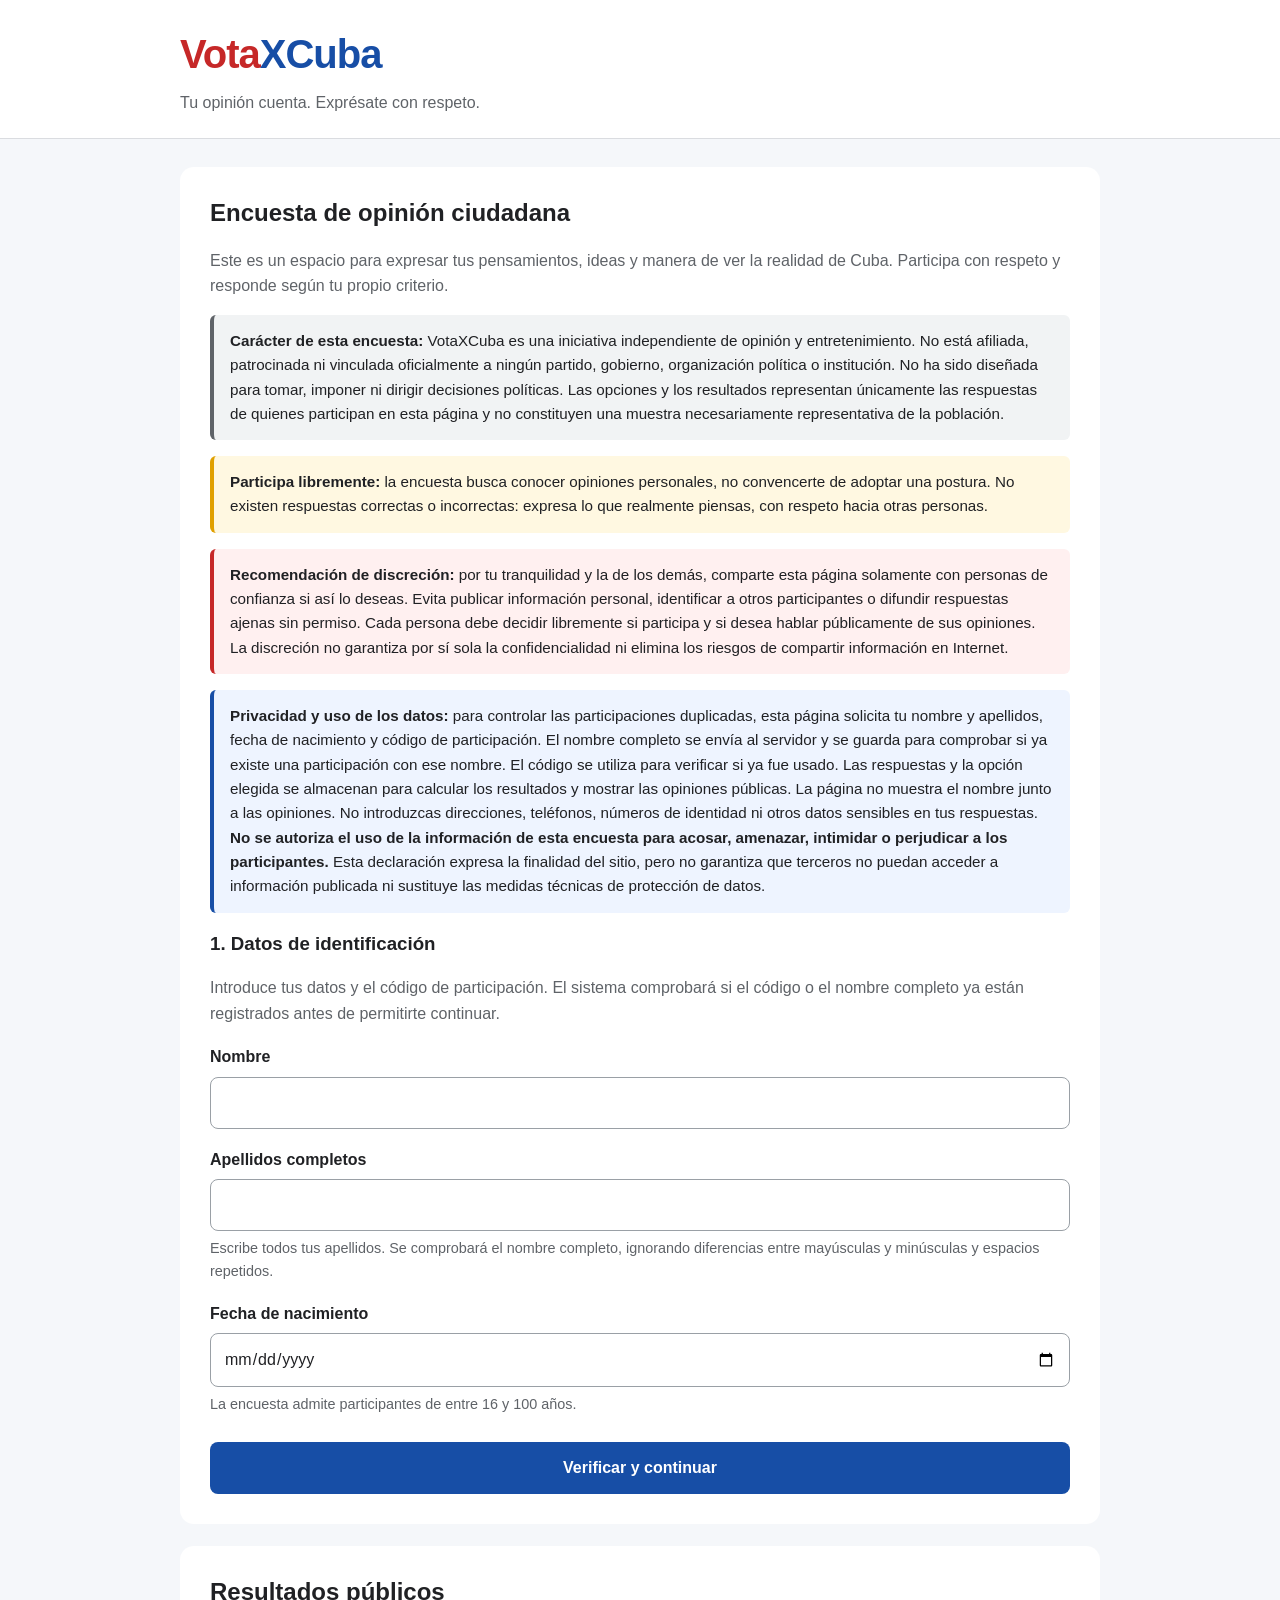
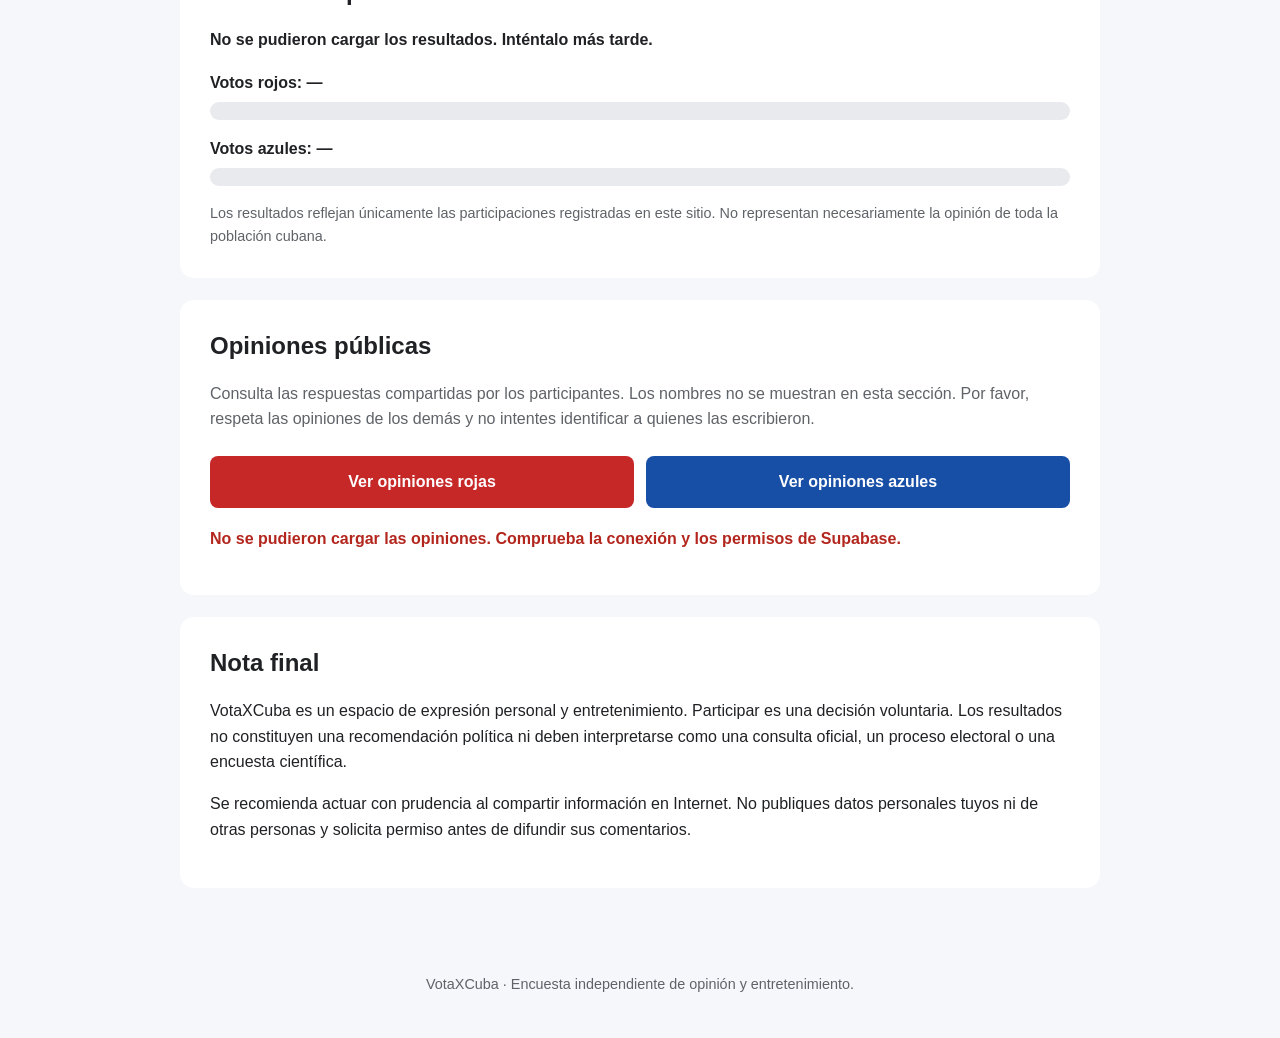
<file: index.html>
<!DOCTYPE html>
<html lang="es">
<head>
  <meta charset="UTF-8">
  <meta name="viewport" content="width=device-width, initial-scale=1.0">
  <meta name="theme-color" content="#ffffff">
  <meta name="description" content="VotaXCuba: encuesta independiente de opinión y entretenimiento sobre el presente y el futuro de Cuba.">
  <title>VotaXCuba | Encuesta de opinión</title>

  <style>
    :root {
      --red: #c62828;
      --blue: #174ea6;
      --ink: #202124;
      --muted: #5f6368;
      --border: #dadce0;
      --surface: #ffffff;
      --background: #f5f7fa;
      --success: #137333;
      --error: #b3261e;
    }

    * {
      box-sizing: border-box;
    }

    [hidden] {
      display: none !important;
    }

    body {
      margin: 0;
      background: var(--background);
      color: var(--ink);
      font-family: Arial, Helvetica, sans-serif;
      line-height: 1.6;
    }

    header {
      background: var(--surface);
      border-bottom: 1px solid var(--border);
      padding: 22px 16px;
    }

    .header-inner,
    main,
    footer {
      width: min(920px, calc(100% - 32px));
      margin: 0 auto;
    }

    .brand {
      margin: 0;
      font-size: clamp(1.8rem, 5vw, 2.5rem);
      font-weight: 800;
      letter-spacing: -1px;
    }

    .brand span:first-child {
      color: var(--red);
    }

    .brand span:last-child {
      color: var(--blue);
    }

    .tagline {
      margin: 4px 0 0;
      color: var(--muted);
    }

    main {
      padding: 28px 0 48px;
    }

    section,
    .panel {
      background: var(--surface);
divvrticipaciónrticipación    border: 1px solid var(--border);
      border-radius: 14px;
      padding: clamp(18px, 4vw, 30px);
      margin-bottom: 22px;
    }

    h2 {
      margin-top: 0;
      line-height: 1.3;
    }

    h3 {
      line-height: 1.35;
    }

    .intro {
      color: var(--muted);
    }

    .notice,
    .privacy-notice,
    .independence-notice,
    .discretion-notice {
      padding: 14px 16px;
      border-radius: 6px;
      font-size: 0.95rem;
      margin: 16px 0;
    }

    .notice {
      background: #fff8e1;
      border-left: 4px solid #e0a000;
    }

    .privacy-notice {
      background: #eef4ff;
      border-left: 4px solid var(--blue);
    }

    .independence-notice {
      background: #f1f3f4;
      border-left: 4px solid #5f6368;
    }

    .discretion-notice {
      background: #fff0f0;
      border-left: 4px solid var(--red);
    }

    .field {
      margin: 18px 0;
    }

    label,
    .field-label {
      display: block;
      font-weight: 700;
      margin-bottom: 7px;
    }

    input[type="text"],
    input[type="date"],
    textarea {
      display: block;
      width: 100%;
      padding: 12px 13px;
      border: 1px solid #9aa0a6;
      border-radius: 8px;
      font: inherit;
      color: var(--ink);
      background: #fff;
    }

    input:focus,
    textarea:focus,
    button:focus-visible {
      outline: 3px solid #8ab4f8;
      outline-offset: 2px;
    }

    .code-row {
      display: grid;
      grid-template-columns: 1fr 1fr;
      gap: 12px;
    }

    .code-prefix {
      display: block;
      padding: 12px;
      border: 1px solid var(--border);
      border-radius: 8px;
      background: #f1f3f4;
      font-weight: 700;
      letter-spacing: 2px;
      text-align: center;
      min-height: 48px;
    }

    .help-text {
      margin: 6px 0 0;
      color: var(--muted);
      font-size: 0.9rem;
    }

    .error-message {
      margin: 14px 0;
      color: var(--error);
      font-weight: 700;
      overflow-wrap: anywhere;
    }

    .success-message {
      margin: 14px 0;
      color: var(--success);
      font-weight: 700;
    }

    .button {
      display: inline-block;
      width: 100%;
      padding: 13px 18px;
      border: 0;
      border-radius: 8px;
      background: var(--blue);
      color: #fff;
      font: inherit;
      font-weight: 700;
      cursor: pointer;
      margin-top: 8px;
    }

    .button:hover {
      filter: brightness(0.93);
    }

    .button:disabled {
      cursor: wait;
      opacity: 0.65;
    }

    .button-secondary {
      background: #5f6368;
    }

    .button-red {
      background: var(--red);
    }

    .position-options {
      display: grid;
      grid-template-columns: 1fr 1fr;
      gap: 12px;
      margin: 18px 0;
    }

    .position-option {
      display: flex;
      align-items: flex-start;
      gap: 10px;
      padding: 14px;
      border: 2px solid var(--border);
      border-radius: 9px;
      cursor: pointer;
      margin: 0;
    }

    .position-option.red {
      border-color: #e7a3a3;
    }

    .position-option.blue {
      border-color: #9bb8ec;
    }

    .position-option input {
      width: 18px;
      height: 18px;
      margin-top: 5px;
      flex-shrink: 0;
    }

    .position-option small {
      display: block;
      margin-top: 6px;
      font-weight: 400;
      line-height: 1.5;
    }

    fieldset {
      border: 0;
      padding: 0;
      margin: 0;
      min-width: 0;
    }

    .question {
      margin: 22px 0;
      padding-bottom: 18px;
      border-bottom: 1px solid #e8eaed;
    }

    .question label {
      margin-bottom: 10px;
    }

    textarea {
      min-height: 100px;
      resize: vertical;
    }

    .button-row {
      display: grid;
      grid-template-columns: 1fr 1fr;
      gap: 12px;
      margin-top: 20px;
    }

    .results-summary {
      font-weight: 700;
      margin-bottom: 18px;
    }

    .result-item {
      margin: 16px 0;
    }

    .result-label {
      display: flex;
      justify-content: space-between;
      gap: 12px;
      margin-bottom: 6px;
      font-weight: 700;
    }

    .bar-track {
      width: 100%;
      height: 18px;
      background: #e8eaed;
      border-radius: 20px;
      overflow: hidden;
    }

    .bar {
      height: 100%;
      width: 0;
      transition: width 0.3s ease;
    }

    #red-bar {
      background: var(--red);
    }

    #blue-bar {
      background: var(--blue);
    }

    .opinion-buttons {
      display: grid;
      grid-template-columns: 1fr 1fr;
      gap: 12px;
      margin-bottom: 18px;
    }

    .opinion-card {
      border: 1px solid var(--border);
      border-radius: 9px;
      padding: 16px;
      margin: 14px 0;
      overflow-wrap: anywhere;
    }

    .opinion-card p {
      white-space: pre-wrap;
      margin-bottom: 0;
    }

    footer {
      padding: 0 0 28px;
      color: var(--muted);
      text-align: center;
      font-size: 0.9rem;
    }

    @media (max-width: 560px) {
      .code-row,
      .position-options,
      .button-row,
      .opinion-buttons {
        grid-template-columns: 1fr;
      }

      section,
      .panel {
        border-radius: 10px;
      }
    }
  </style>

  <script src="script.js" defer></script>
</head>

<body>
  <header>
    <div class="header-inner">
      <h1 class="brand"><span>Vota</span><span>XCuba</span></h1>
      <p class="tagline">Tu opinión cuenta. Exprésate con respeto.</p>
    </div>
  </header>

  <main>
    <section id="home-section">
      <h2>Encuesta de opinión ciudadana</h2>

      <p class="intro">
        Este es un espacio para expresar tus pensamientos, ideas y manera
        de ver la realidad de Cuba. Participa con respeto y responde según
        tu propio criterio.
      </p>

      <div class="independence-notice">
        <strong>Carácter de esta encuesta:</strong>
        VotaXCuba es una iniciativa independiente de opinión y entretenimiento.
        No está afiliada, patrocinada ni vinculada oficialmente a ningún
        partido, gobierno, organización política o institución. No ha sido
        diseñada para tomar, imponer ni dirigir decisiones políticas.
        Las opciones y los resultados representan únicamente las respuestas
        de quienes participan en esta página y no constituyen una muestra
        necesariamente representativa de la población.
      </div>

      <div class="notice">
        <strong>Participa libremente:</strong>
        la encuesta busca conocer opiniones personales, no convencerte de
        adoptar una postura. No existen respuestas correctas o incorrectas:
        expresa lo que realmente piensas, con respeto hacia otras personas.
      </div>

      <div class="discretion-notice">
        <strong>Recomendación de discreción:</strong>
        por tu tranquilidad y la de los demás, comparte esta página solamente
        con personas de confianza si así lo deseas. Evita publicar información
        personal, identificar a otros participantes o difundir respuestas
        ajenas sin permiso. Cada persona debe decidir libremente si participa
        y si desea hablar públicamente de sus opiniones. La discreción no
        garantiza por sí sola la confidencialidad ni elimina los riesgos de
        compartir información en Internet.
      </div>

      <div class="privacy-notice">
        <strong>Privacidad y uso de los datos:</strong>
        para controlar las participaciones duplicadas, esta página solicita
        tu nombre y apellidos, fecha de nacimiento y código de participación.
        El nombre completo se envía al servidor y se guarda para comprobar
        si ya existe una participación con ese nombre. El código se utiliza
        para verificar si ya fue usado. Las respuestas y la opción elegida
        se almacenan para calcular los resultados y mostrar las opiniones
        públicas. La página no muestra el nombre junto a las opiniones.
        No introduzcas direcciones, teléfonos, números de identidad ni otros
        datos sensibles en tus respuestas.
        <strong>
          No se autoriza el uso de la información de esta encuesta para
          acosar, amenazar, intimidar o perjudicar a los participantes.
        </strong>
        Esta declaración expresa la finalidad del sitio, pero no garantiza
        que terceros no puedan acceder a información publicada ni sustituye
        las medidas técnicas de protección de datos.
      </div>

      <h3>1. Datos de identificación</h3>
      <p class="intro">
        Introduce tus datos y el código de participación. El sistema
        comprobará si el código o el nombre completo ya están registrados
        antes de permitirte continuar.
      </p>

      <form id="identity-form">
        <div class="field">
          <label for="first-name">Nombre</label>
          <input
            id="first-name"
            name="first-name"
            type="text"
            autocomplete="given-name"
            maxlength="100"
            required
          >
        </div>

        <div class="field">
          <label for="last-name">Apellidos completos</label>
          <input
            id="last-name"
            name="last-name"
            type="text"
            autocomplete="family-name"
            maxlength="100"
            required
          >
          <p class="help-text">
            Escribe todos tus apellidos. Se comprobará el nombre completo,
            ignorando diferencias entre mayúsculas y minúsculas y espacios
            repetidos.
          </p>
        </div>

        <div class="field">
          <label for="birth-date">Fecha de nacimiento</label>
          <input
            id="birth-date"
            name="birth-date"
            type="date"
            autocomplete="bday"
            required
          >
          <p class="help-text">
            La encuesta admite participantes de entre 16 y 100 años.
          </p>
        </div>

        <div id="code-section" class="field" hidden>
          <label> Código de Carnet ID</label>

          <div class="code-row">
            <div>
              <span class="field-label">Primeros seis dígitos</span>
              <output id="code-prefix" class="code-prefix"></output>
              <p class="help-text">
                Se calculan a partir de la fecha de nacimiento.
              </p>
            </div>

            <div>
              <label for="code-suffix">Últimos cinco dígitos</label>
              <input
                id="code-suffix"
                name="code-suffix"
                type="text"
                inputmode="numeric"
                autocomplete="off"
                pattern="[0-9]{5}"
                minlength="5"
                maxlength="5"
                placeholder="12345"
                required
              >
            </div>
          </div>

          <p class="help-text">
            El código completo debe contener exactamente 11 dígitos.
          </p>
        </div>

        <p
          id="identity-error"
          class="error-message"
          role="alert"
          aria-live="polite"
        ></p>

        <button class="button" type="submit">
          Verificar y continuar
        </button>
      </form>
    </section>

    <section id="survey-section" hidden>
      <h2>2. Expresa tu opinión</h2>

      <p class="intro">
        Selecciona la opción que mejor refleje tu manera de pensar.
        Después aparecerán las 20 preguntas correspondientes.
      </p>

      <div class="privacy-notice">
        Responde con tus propias palabras y de forma respetuosa.
        Todas las preguntas son obligatorias y cada respuesta admite
        un máximo de 500 caracteres. No incluyas información que pueda
        identificarte a ti o a otras personas.
      </div>

      <form id="survey-form">
        <fieldset>
          <legend class="field-label">
            ¿Qué opción representa mejor tu postura?
          </legend>

          <div class="position-options">
            <label class="position-option red" for="position-red">
              <input
                id="position-red"
                type="radio"
                name="position"
                value="red"
                required
              >
              <span>
                <strong>Continuar con el Gobierno actual</strong>
                <small>
                  Deseo defender la continuidad del sistema actual y sus
                  ideales, y afrontar las dificultades de Cuba.
                </small>
              </span>
            </label>

            <label class="position-option blue" for="position-blue">
              <input
                id="position-blue"
                type="radio"
                name="position"
                value="blue"
                required
              >
              <span>
                <strong>Un nuevo Gobierno cubano</strong>
                <small>
                  Deseo un cambio de gobierno y explorar nuevas alternativas
                  para el futuro del país.
                </small>
              </span>
            </label>
          </div>
        </fieldset>

        <h3>Responde las 20 preguntas</h3>
        <p class="help-text">
          Todas las preguntas deben tener una respuesta. Máximo 500
          caracteres por respuesta.
        </p>

        <div id="questions-container"></div>

        <p
          id="survey-message"
          class="error-message"
          role="status"
          aria-live="polite"
        ></p>

        <div class="button-row">
          <button class="button" type="submit">
            Enviar respuestas
          </button>

          <button
            class="button button-secondary"
            id="cancel-survey"
            type="button"
          >
            Volver al inicio
          </button>
        </div>
      </form>
    </section>

    <section id="results-section">
      <h2>Resultados públicos</h2>

      <p id="total-votes" class="results-summary" aria-live="polite">
        Cargando resultados…
      </p>

      <div class="result-item">
        <div class="result-label">
          <span id="red-result">Votos rojos: —</span>
        </div>
        <div
          class="bar-track"
          role="img"
          aria-label="Barra de resultados de la opción roja"
        >
          <div id="red-bar" class="bar"></div>
        </div>
      </div>

      <div class="result-item">
        <div class="result-label">
          <span id="blue-result">Votos azules: —</span>
        </div>
        <div
          class="bar-track"
          role="img"
          aria-label="Barra de resultados de la opción azul"
        >
          <div id="blue-bar" class="bar"></div>
        </div>
      </div>

      <p class="help-text">
        Los resultados reflejan únicamente las participaciones registradas
        en este sitio. No representan necesariamente la opinión de toda
        la población cubana.
      </p>
    </section>

    <section id="opinions-section">
      <h2>Opiniones públicas</h2>

      <p class="intro">
        Consulta las respuestas compartidas por los participantes.
        Los nombres no se muestran en esta sección. Por favor, respeta
        las opiniones de los demás y no intentes identificar a quienes
        las escribieron.
      </p>

      <div class="opinion-buttons">
        <button
          id="show-red-opinions"
          class="button button-red"
          type="button"
        >
          Ver opiniones rojas
        </button>

        <button
          id="show-blue-opinions"
          class="button"
          type="button"
        >
          Ver opiniones azules
        </button>
      </div>

      <div id="public-opinions" aria-live="polite">
        <p class="help-text">Cargando opiniones…</p>
      </div>
    </section>

    <section>
      <h2>Nota final</h2>
      <p>
        VotaXCuba es un espacio de expresión personal y entretenimiento.
        Participar es una decisión voluntaria. Los resultados no constituyen
        una recomendación política ni deben interpretarse como una consulta
        oficial, un proceso electoral o una encuesta científica.
      </p>
      <p>
        Se recomienda actuar con prudencia al compartir información en
        Internet. No publiques datos personales tuyos ni de otras personas
        y solicita permiso antes de difundir sus comentarios.
      </p>
    </section>
  </main>

  <footer>
    <p>VotaXCuba · Encuesta independiente de opinión y entretenimiento.</p>
  </footer>
</body>
</html>
</file>
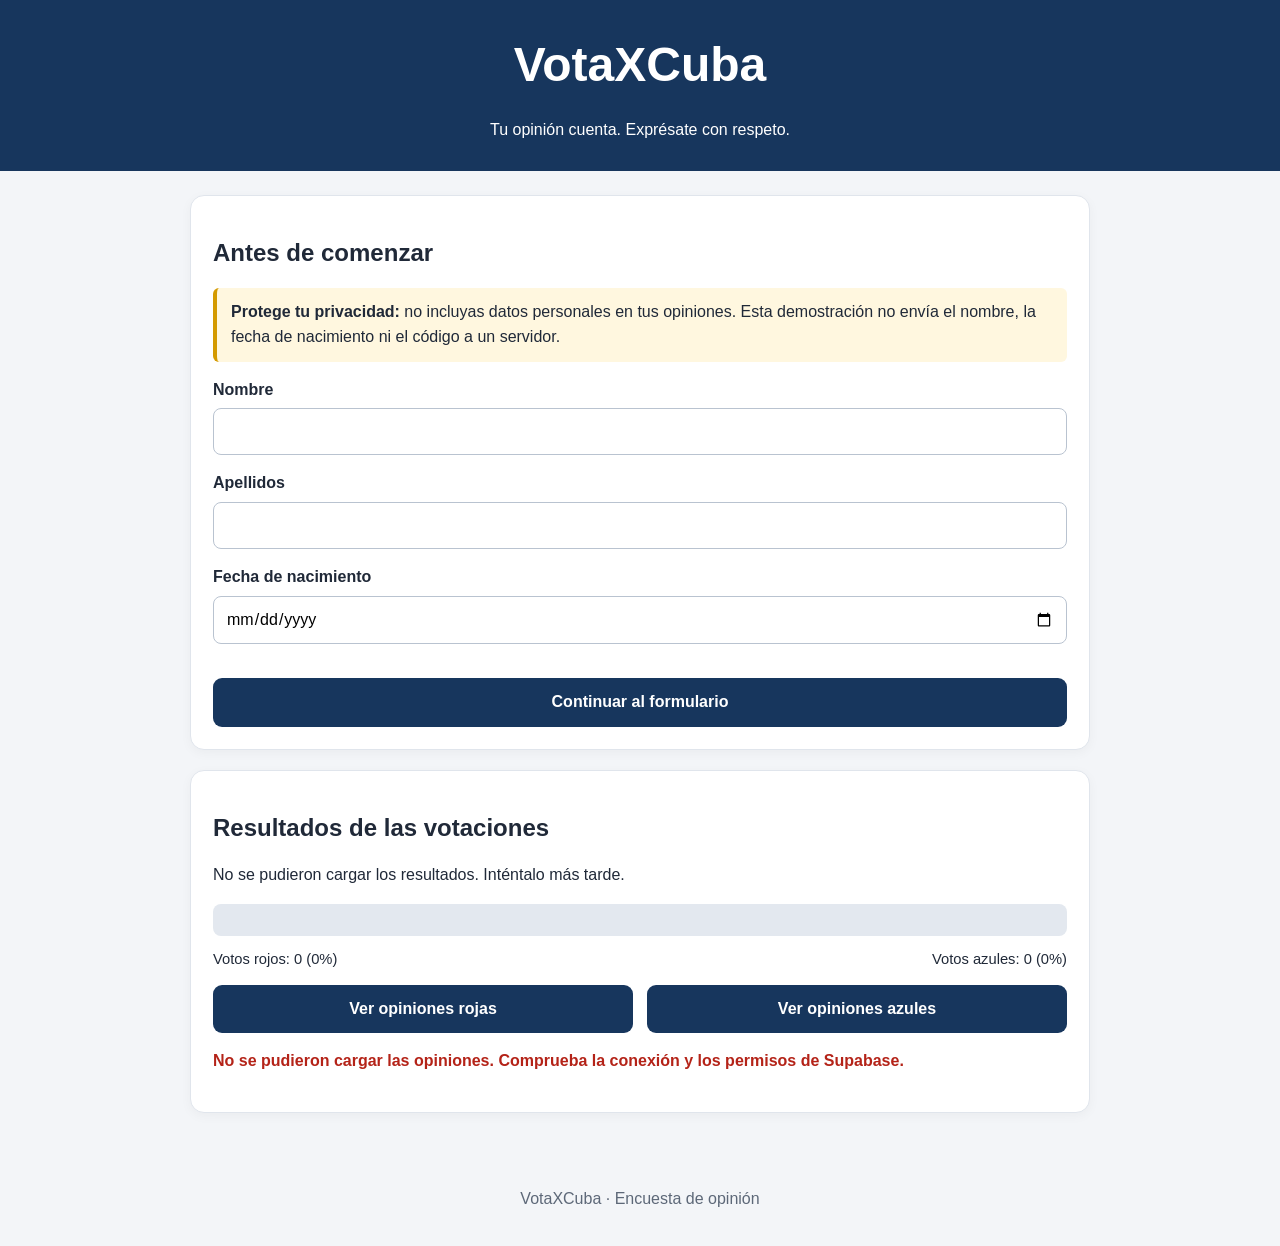
<file: index(1).html>
<!DOCTYPE html>
<html lang="es">
<head>
  <meta charset="UTF-8">
  <meta name="viewport" content="width=device-width, initial-scale=1">
  <meta name="description" content="Encuesta de opinión sobre el futuro de Cuba">
  <title>VotaXCuba - Encuesta de opinión</title>
  <link rel="stylesheet" href="style.css">
  <script src="script.js" defer></script>
</head>
<body>
  <header class="site-header">
    <h1>VotaXCuba</h1>
    <p>Tu opinión cuenta. Exprésate con respeto.</p>
  </header>

  <main class="container">
    <!-- INICIO: datos de acceso y resultados públicos -->
    <section id="home-section">
      <section id="identity-section" class="panel">
        <h2>Antes de comenzar</h2>
        <p class="privacy-notice">
          <strong>Protege tu privacidad:</strong> no incluyas datos personales
          en tus opiniones. Esta demostración no envía el nombre, la fecha de
          nacimiento ni el código a un servidor.
        </p>

        <form id="identity-form">
          <label for="first-name">Nombre</label>
          <input id="first-name" name="firstName" type="text"
                 autocomplete="given-name" maxlength="60" required>

          <label for="last-name">Apellidos</label>
          <input id="last-name" name="lastName" type="text"
                 autocomplete="family-name" maxlength="100" required>

          <label for="birth-date">Fecha de nacimiento</label>
          <input id="birth-date" name="birthDate" type="date" required>

          <div id="code-section" class="code-section" hidden>
            <label for="code-prefix">Código generado: primeros 6 dígitos</label>
            <input id="code-prefix" type="text" readonly
                   aria-describedby="code-help">

            <p id="code-help" class="help-text">
              Los dos últimos dígitos del año, el mes y el día.
            </p>

            <label for="code-suffix">
              Completa este código: introduce los 5 dígitos restantes
            </label>
            <div class="code-entry">
              <span id="prefix-preview" aria-hidden="true"></span>
              <input id="code-suffix" name="codeSuffix" type="text"
                     inputmode="numeric" pattern="[0-9]{5}"
                     minlength="5" maxlength="5" placeholder="00000"
                     autocomplete="off" required>
            </div>
            <p class="help-text">Escribe exactamente cinco números.</p>
          </div>

          <p id="identity-error" class="error-message" role="alert"></p>
          <button type="submit">Continuar al formulario</button>
        </form>
      </section>

      <section id="results-section" class="panel">
        <h2>Resultados de las votaciones</h2>
        <p id="total-votes">Total de votaciones: 0</p>

        <div id="results-bar" class="results-bar" role="img"
             aria-label="Distribución local de votos">
          <div id="red-bar" class="bar-red"></div>
          <div id="blue-bar" class="bar-blue"></div>
        </div>

        <div class="results-labels">
          <span id="red-result">Votos rojos: 0 (0%)</span>
          <span id="blue-result">Votos azules: 0 (0%)</span>
        </div>

        <div class="choice-grid results-buttons">
          <button type="button" id="show-red-opinions">Ver opiniones rojas</button>
          <button type="button" id="show-blue-opinions">Ver opiniones azules</button>
        </div>
        <div id="public-opinions" aria-live="polite"></div>
      </section>
    </section>

    <!-- VOTACIÓN: oculta hasta validar el formulario inicial -->
    <section id="survey-section" hidden>
      <section class="panel">
        <h2>Encuesta sobre el futuro de Cuba</h2>
        <p>Selecciona una opción. Después aparecerán sus 20 preguntas.</p>
        <p class="privacy-notice">
          No escribas nombres, números de identidad, direcciones ni teléfonos.
          Cada respuesta admite hasta 500 caracteres.
        </p>

        <div class="choice-grid">
          <label class="choice-card red-choice">
            <input type="radio" name="position" value="red" required>
            <span>
              <strong>Continuar con el Gobierno actual</strong>
              <small>Deseo defender la continuidad del sistema actual y sus ideales,
                y enfrentar las dificultades de Cuba.</small>
            </span>
          </label>

          <label class="choice-card blue-choice">
            <input type="radio" name="position" value="blue" required>
            <span>
              <strong>Un nuevo Gobierno cubano</strong>
              <small>Deseo un cambio de gobierno y explorar nuevas alternativas
                para el futuro del país.</small>
            </span>
          </label>
        </div>
      </section>

      <form id="survey-form" class="panel">
        <h3>Responde las 20 preguntas</h3>
        <p class="help-text">Todas las preguntas son obligatorias. Máximo 500 caracteres por respuesta.</p>
        <div id="questions-container"></div>
        <p id="survey-message" class="error-message" role="alert" aria-live="polite"></p>
        <button type="submit">Enviar opiniones</button>
        <button type="button" id="cancel-survey" class="secondary-button">Cancelar y volver al inicio</button>
      </form>
    </section>
  </main>

  <footer><p>VotaXCuba · Encuesta de opinión</p></footer>
</body>
</html>
</file>
<file: style.css>
* { box-sizing: border-box; }

:root {
  font-family: Arial, Helvetica, sans-serif;
  color: #202938;
  background: #f3f5f8;
}

body { margin: 0; line-height: 1.55; }
.site-header {
  padding: 28px 16px;
  text-align: center;
  color: white;
  background: #17365d;
}
.site-header h1 { margin: 0; font-size: clamp(2rem, 5vw, 3rem); }
.site-header p { margin-bottom: 0; }
.container { width: min(900px, calc(100% - 28px)); margin: 24px auto 40px; }
.panel {
  margin-bottom: 20px; padding: 22px; background: white;
  border: 1px solid #e0e5ec; border-radius: 14px;
  box-shadow: 0 3px 12px rgb(0 0 0 / 4%);
}
h2, h3 { line-height: 1.25; }
label:not(.choice-card) { display: block; margin: 16px 0 6px; font-weight: 700; }
input[type="text"], input[type="date"], textarea {
  display: block; width: 100%; min-height: 44px; padding: 10px 12px;
  font: inherit; border: 1px solid #b9c3d0; border-radius: 8px; background: white;
}
input:focus, textarea:focus, button:focus-visible {
  outline: 3px solid #8dbbff; outline-offset: 2px;
}
input[readonly] { background: #eef2f7; font-weight: 700; letter-spacing: 3px; }
.code-section {
  margin-top: 20px; padding: 16px; background: #f5f8fc;
  border: 1px solid #dce5f0; border-radius: 10px;
}
.code-entry {
  display: grid; grid-template-columns: minmax(0, 1fr) minmax(110px, 150px);
  gap: 10px; align-items: center;
}
#prefix-preview {
  padding: 10px; font-size: 1.15rem; font-weight: 700;
  letter-spacing: 2px; text-align: center; background: #e4eaf2; border-radius: 8px;
}
#code-suffix { text-align: center; font-weight: 700; letter-spacing: 3px; }
.help-text { color: #5d6878; font-size: .9rem; }
.privacy-notice {
  padding: 12px 14px; background: #fff7df;
  border-left: 4px solid #d49a00; border-radius: 6px;
}
.error-message { color: #b42318; font-weight: 700; }
button {
  width: 100%; min-height: 48px; margin-top: 18px; padding: 12px 18px;
  color: white; font: inherit; font-weight: 700; background: #17365d;
  border: 0; border-radius: 9px; cursor: pointer;
}
button:hover { background: #244d7e; }
.secondary-button { color: #17365d; background: #e8edf4; }
.secondary-button:hover { background: #d8e1ec; }
.choice-grid { display: grid; grid-template-columns: 1fr 1fr; gap: 14px; }
.choice-card {
  display: flex; gap: 12px; align-items: flex-start; padding: 16px;
  border: 2px solid #dce2ea; border-radius: 10px; cursor: pointer;
}
.choice-card input { flex-shrink: 0; margin-top: 5px; transform: scale(1.2); }
.choice-card strong, .choice-card small { display: block; }
.choice-card small { margin-top: 8px; line-height: 1.45; }
.red-choice { border-top: 5px solid #c62828; }
.blue-choice { border-top: 5px solid #1769c2; }
.question { margin: 20px 0; }
.question label { margin-top: 0; }
.question textarea { min-height: 105px; resize: vertical; }
.results-bar { display: flex; overflow: hidden; height: 32px; background: #e3e8ef; border-radius: 8px; }
.bar-red { width: 0; background: #c62828; transition: width .25s ease; }
.bar-blue { width: 0; background: #1769c2; transition: width .25s ease; }
.results-labels { display: flex; justify-content: space-between; flex-wrap: wrap; gap: 10px; margin-top: 12px; font-size: .92rem; }
.opinion-card { margin-top: 12px; padding: 14px; border: 1px solid #dce2ea; border-radius: 9px; overflow-wrap: anywhere; }
.opinion-card p { white-space: pre-wrap; }
.results-buttons button { margin-top: 14px; }
[hidden] { display: none !important; }
footer { padding: 18px; color: #5d6878; text-align: center; }
@media (max-width: 620px) {
  .panel { padding: 16px; }
  .choice-grid { grid-template-columns: 1fr; }
  .code-entry { grid-template-columns: 1fr; }
  .results-labels { flex-direction: column; }
}
</file>
